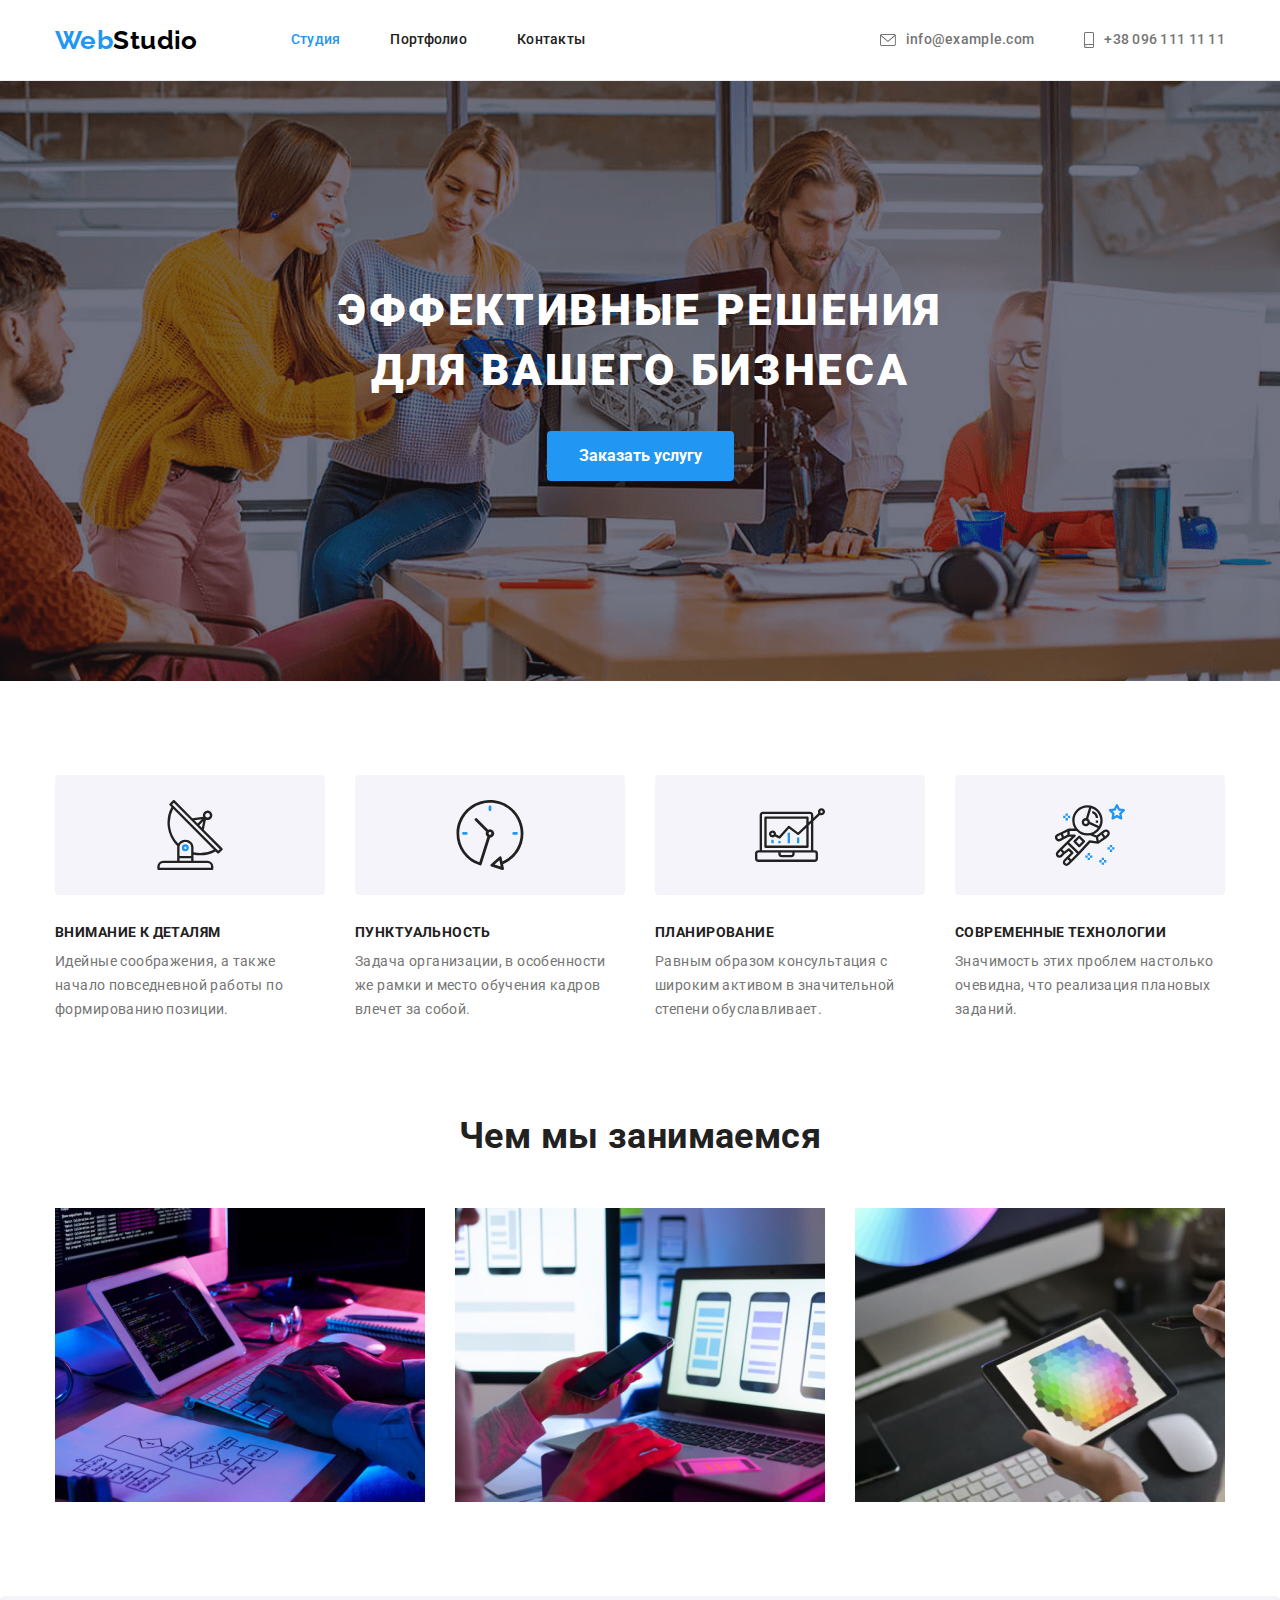
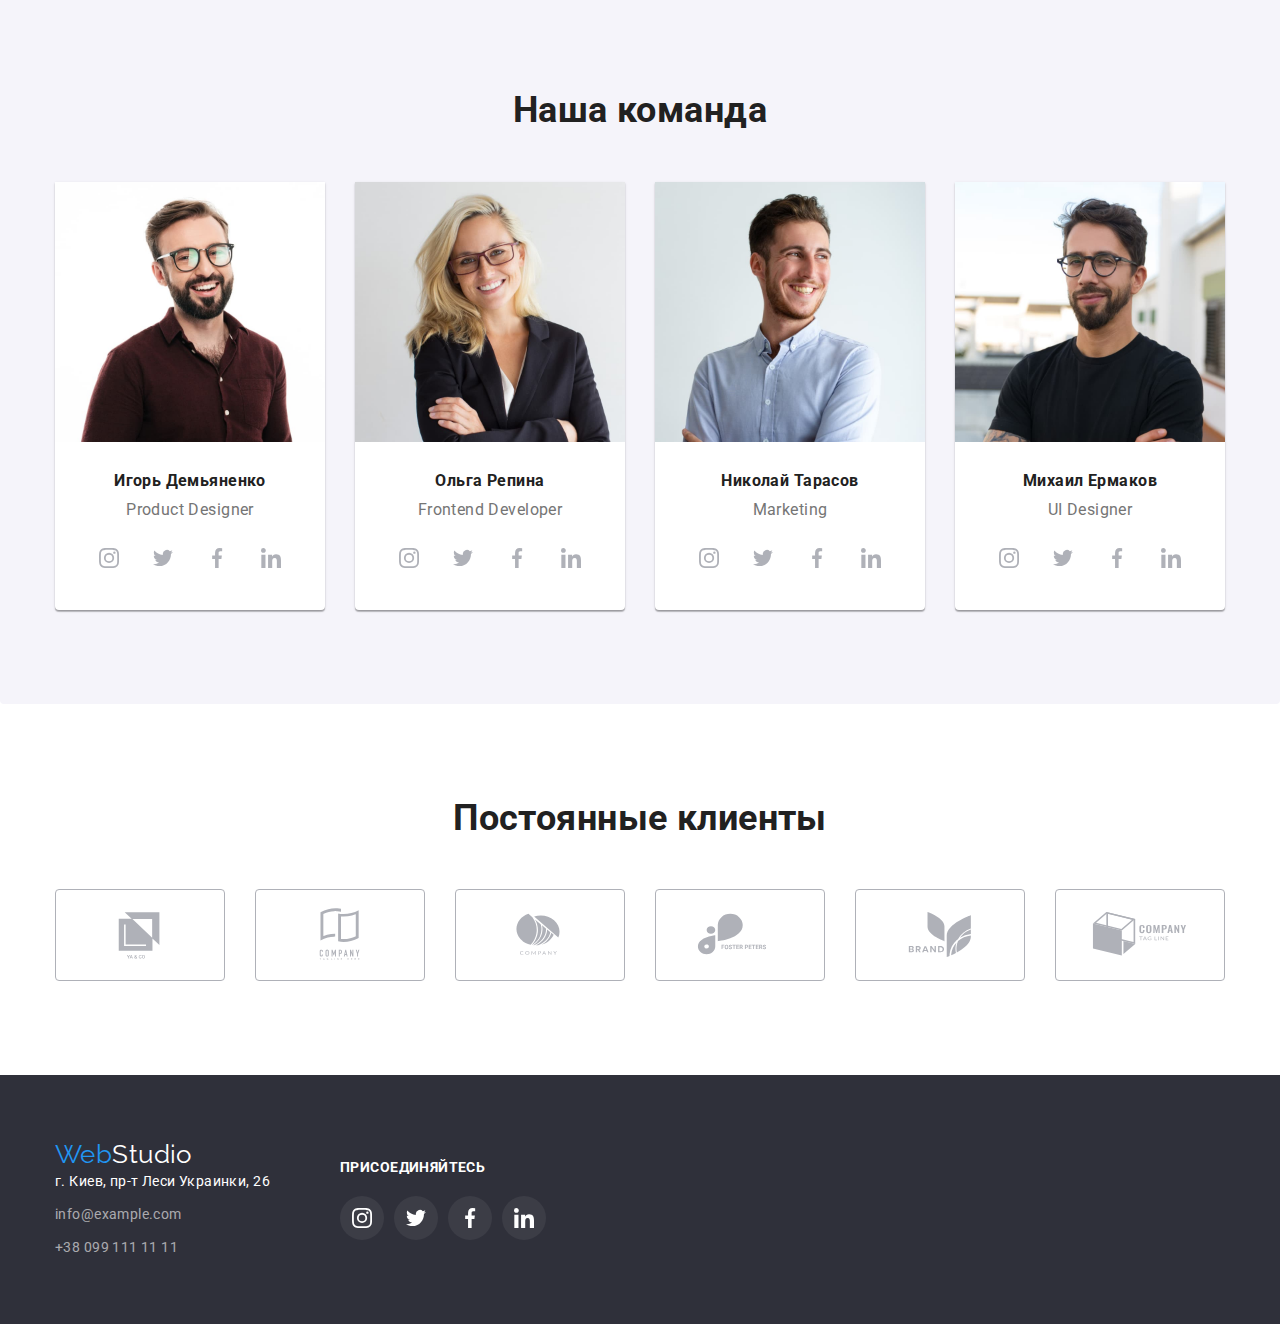
<file: index.html>
<!DOCTYPE html>
<html lang="ru">
  <head>
    <meta charset="UTF-8" />
    <meta http-equiv="X-UA-Compatible" content="IE=edge" />
    <meta name="viewport" content="width=device-width, initial-scale=1.0" />

    <title>Студия</title>

    <link rel="preconnect" href="https://fonts.googleapis.com" />
    <link rel="preconnect" href="https://fonts.gstatic.com" crossorigin />
    <link
      href="https://fonts.googleapis.com/css2?family=Raleway:wght@700&family=Roboto:wght@400;500;700;900&display=swap"
      rel="stylesheet"
    />

    <link
      rel="stylesheet"
      href="https://cdnjs.cloudflare.com/ajax/libs/modern-normalize/1.0.0/modern-normalize.min.css"
    />

    <link rel="stylesheet" href="./css/styles.css" />
  </head>

  <body>
    <!--head content-->
    <header class="section borders-header">
      <div class="container header">
        <nav class="main-nav">
          <a href="./index.html" class="logo link"
            ><span class="web-logo">Web</span>Studio</a
          >
          <ul class="navigation list">
            <li class="navigation-list">
              <a class="navigation-link link current" href="./index.html"
                >Студия</a
              >
            </li>
            <li class="navigation-list">
              <a class="navigation-link link" href="./portfolio.html"
                >Портфолио</a
              >
            </li>
            <li class="navigation-list">
              <a class="navigation-link link" href="#">Контакты</a>
            </li>
          </ul>
        </nav>

        <ul class="contacts-header list">
          <li class="contacts-header-li">
            <a class="contact-link link" href="mailto:info@example.com"
              ><svg class="contact-mail-svg">
                <use href="./images/icons.svg#icon-mail-icon"></use>
              </svg>
              info@example.com</a
            >
          </li>
          <li class="contacts-header-li">
            <a class="contact-link link" href="tel:+380961111111"
              ><svg class="contact-tel-svg">
                <use href="./images/icons.svg#icon-ph-icon"></use>
              </svg>
              +38 096 111 11 11</a
            >
          </li>
        </ul>
      </div>
    </header>

    <!--main content-->
    <main class="main">
      <!--Head-->
      <section class="section hero-background">
        <div class="container">
          <h1 class="hero-text">Эффективные решения для вашего бизнеса</h1>
          <button type="button" class="head-button">Заказать услугу</button>
        </div>
      </section>

      <!--About-->

      <section class="section">
        <div class="container">
          <h2 class="visually-hidden">О нас</h2>
          <ul class="about-ul list">
            <li class="about-li">
              <div class="about-svg-bg">
                <svg class="about-svg">
                  <use href="./images/icons.svg#icon-antenna"></use>
                </svg>
              </div>
              <div class="about-content">
                <h3 class="about-h3">Внимание к деталям</h3>
                <p class="about-p">
                  Идейные соображения, а также начало повседневной работы по
                  формированию позиции.
                </p>
              </div>
            </li>
            <li class="about-li">
              <div class="about-svg-bg">
                <svg class="about-svg">
                  <use href="./images/icons.svg#icon-clock"></use>
                </svg>
              </div>
              <div class="about-content">
                <h3 class="about-h3">Пунктуальность</h3>
                <p class="about-p">
                  Задача организации, в особенности же рамки и место обучения
                  кадров влечет за собой.
                </p>
              </div>
            </li>
            <li class="about-li">
              <div class="about-svg-bg">
                <svg class="about-svg">
                  <use href="./images/icons.svg#icon-diagram"></use>
                </svg>
              </div>
              <div class="about-content">
                <h3 class="about-h3">Планирование</h3>
                <p class="about-p">
                  Равным образом консультация с широким активом в значительной
                  степени обуславливает.
                </p>
              </div>
            </li>
            <li class="about-li">
              <div class="about-svg-bg">
                <svg class="about-svg">
                  <use href="./images/icons.svg#icon-astronaut"></use>
                </svg>
              </div>
              <div class="about-content">
                <h3 class="about-h3">Современные технологии</h3>
                <p class="about-p">
                  Значимость этих проблем настолько очевидна, что реализация
                  плановых заданий.
                </p>
              </div>
            </li>
          </ul>
        </div>
      </section>

      <!--Working info-->

      <section class="section section-info">
        <div class="container">
          <h2 class="section-title">Чем мы занимаемся</h2>

          <ul class="work-photos list">
            <li class="work-photos-li">
              <img
                src="./images/img1.jpg"
                alt="фото процесса работы"
                class="work-photo"
                width="370"
                height="294"
              />
            </li>
            <li class="work-photos-li">
              <img
                src="./images/img2.jpg"
                alt="фото процесса работы"
                class="work-photo"
                width="370"
                height="294"
              />
            </li>
            <li class="work-photos-li">
              <img
                src="./images/img3.jpg"
                alt="фото процесса работы"
                class="work-photo"
                width="370"
                height="294"
              />
            </li>
          </ul>
        </div>
      </section>

      <!--Team info-->

      <section class="section team-background">
        <div class="container">
          <h2 class="section-title">Наша команда</h2>

          <ul class="team-info list">
            <li class="photo-info">
              <img
                src="./images/face1.jpg"
                alt="фото сотрудника"
                class="user-photo"
                width="270"
                height="260"
              />
              <div class="teammate-card-thumb">
                <h3 class="teammate">Игорь Демьяненко</h3>
                <p lang="en" class="proffession">Product Designer</p>
                <ul class="teammate-link-list list">
                  <li>
                    <a class="social-link" href="">
                      <svg class="portfolio-social-logo">
                        <use href="./images/icons.svg#icon-inst"></use>
                      </svg>
                    </a>
                  </li>
                  <li>
                    <a class="social-link" href=""
                      ><svg class="portfolio-social-logo">
                        <use href="./images/icons.svg#icon-tw"></use>
                      </svg>
                    </a>
                  </li>
                  <li>
                    <a class="social-link" href="">
                      <svg class="portfolio-social-logo">
                        <use href="./images/icons.svg#icon-fb"></use>
                      </svg>
                    </a>
                  </li>
                  <li>
                    <a class="social-link" href="">
                      <svg class="portfolio-social-logo">
                        <use href="./images/icons.svg#icon-in"></use>
                      </svg>
                    </a>
                  </li>
                </ul>
              </div>
            </li>
            <li class="photo-info">
              <img
                src="./images/face2.jpg"
                alt="фото сотрудника"
                class="user-photo"
                width="270"
                height="260"
              />
              <div class="teammate-card-thumb">
                <h3 class="teammate">Ольга Репина</h3>
                <p lang="en" class="proffession">Frontend Developer</p>
                <ul class="teammate-link-list list">
                  <li>
                    <a class="social-link" href="">
                      <svg class="portfolio-social-logo">
                        <use href="./images/icons.svg#icon-inst"></use>
                      </svg>
                    </a>
                  </li>
                  <li>
                    <a class="social-link" href=""
                      ><svg class="portfolio-social-logo">
                        <use href="./images/icons.svg#icon-tw"></use>
                      </svg>
                    </a>
                  </li>
                  <li>
                    <a class="social-link" href="">
                      <svg class="portfolio-social-logo">
                        <use href="./images/icons.svg#icon-fb"></use>
                      </svg>
                    </a>
                  </li>
                  <li>
                    <a class="social-link" href="">
                      <svg class="portfolio-social-logo">
                        <use href="./images/icons.svg#icon-in"></use>
                      </svg>
                    </a>
                  </li>
                </ul>
              </div>
            </li>
            <li class="photo-info">
              <img
                src="./images/face3.jpg"
                alt="фото сотрудника"
                class="user-photo"
                width="270"
                height="260"
              />
              <div class="teammate-card-thumb">
                <h3 class="teammate">Николай Тарасов</h3>
                <p lang="en" class="proffession">Marketing</p>
                <ul class="teammate-link-list list">
                  <li>
                    <a class="social-link" href="">
                      <svg class="portfolio-social-logo">
                        <use href="./images/icons.svg#icon-inst"></use>
                      </svg>
                    </a>
                  </li>
                  <li>
                    <a class="social-link" href=""
                      ><svg class="portfolio-social-logo">
                        <use href="./images/icons.svg#icon-tw"></use>
                      </svg>
                    </a>
                  </li>
                  <li>
                    <a class="social-link" href="">
                      <svg class="portfolio-social-logo">
                        <use href="./images/icons.svg#icon-fb"></use>
                      </svg>
                    </a>
                  </li>
                  <li>
                    <a class="social-link" href="">
                      <svg class="portfolio-social-logo">
                        <use href="./images/icons.svg#icon-in"></use>
                      </svg>
                    </a>
                  </li>
                </ul>
              </div>
            </li>
            <li class="photo-info">
              <img
                src="./images/face4.jpg"
                alt="фото сотрудника"
                class="user-photo"
                width="270"
                height="260"
              />
              <div class="teammate-card-thumb">
                <h3 class="teammate">Михаил Ермаков</h3>
                <p lang="en" class="proffession">UI Designer</p>
                <ul class="teammate-link-list list">
                  <li>
                    <a class="social-link" href="">
                      <svg class="portfolio-social-logo">
                        <use href="./images/icons.svg#icon-inst"></use>
                      </svg>
                    </a>
                  </li>
                  <li>
                    <a class="social-link" href=""
                      ><svg class="portfolio-social-logo">
                        <use href="./images/icons.svg#icon-tw"></use>
                      </svg>
                    </a>
                  </li>
                  <li>
                    <a class="social-link" href="">
                      <svg class="portfolio-social-logo">
                        <use href="./images/icons.svg#icon-fb"></use>
                      </svg>
                    </a>
                  </li>
                  <li>
                    <a class="social-link" href="">
                      <svg class="portfolio-social-logo">
                        <use href="./images/icons.svg#icon-in"></use>
                      </svg>
                    </a>
                  </li>
                </ul>
              </div>
            </li>
          </ul>
        </div>
      </section>

      <!--Clients-->

      <section class="section">
        <div class="container">
          <h2 class="section-title">Постоянные клиенты</h2>
          <ul class="list client-list">
            <li>
              <a href="" class="client-link">
                <svg class="clients-svg">
                  <use href="./images/icons.svg#icon-first-logo"></use>
                </svg>
              </a>
            </li>
            <li>
              <a href="" class="client-link">
                <svg class="clients-svg">
                  <use href="./images/icons.svg#icon-second-logo"></use>
                </svg>
              </a>
            </li>
            <li>
              <a href="" class="client-link">
                <svg class="clients-svg">
                  <use href="./images/icons.svg#icon-third-logo"></use>
                </svg>
              </a>
            </li>
            <li>
              <a href="" class="client-link">
                <svg class="clients-svg">
                  <use href="./images/icons.svg#icon-fourth-logo"></use>
                </svg>
              </a>
            </li>
            <li>
              <a href="" class="client-link">
                <svg class="clients-svg">
                  <use href="./images/icons.svg#icon-fifth-logo"></use>
                </svg>
              </a>
            </li>
            <li>
              <a href="" class="client-link">
                <svg class="clients-svg">
                  <use href="./images/icons.svg#icon-sixth-logo"></use>
                </svg>
              </a>
            </li>
          </ul>
        </div>
      </section>
    </main>

    <!--footer content-->
    <footer class="footer-background">
      <div class="container footer-container">
        <div>
          <a href="./index.html" class="logo-footer link">
            <span class="web-logo">Web</span>Studio</a
          >

          <address class="contacts-footer">
            <ul class="cont-adress list">
              <li class="cont-adress-li">
                <a
                  class="cont-link-adress link"
                  href="https://goo.gl/maps/piqngm7oDQpEDh6u6"
                  target="_blank"
                  rel="noopener nofollow noreferrer"
                  >г. Киев, пр-т Леси Украинки, 26</a
                >
              </li>
              <li class="cont-link-li">
                <a
                  class="cont-link link"
                  lang="en"
                  href="mailto:info@example.com"
                  >info@example.com</a
                >
              </li>
              <li class="cont-link-li">
                <a class="cont-link link" href="tel:+380991111111"
                  >+38 099 111 11 11</a
                >
              </li>
            </ul>
          </address>
        </div>
        <div class="footer-social">
          <h2 class="footer-h2-social-list">присоединяйтесь</h2>
          <ul class="footer-social-list list">
            <li class="footer-social-link">
              <a class="footer-social-bg" href=""
                ><svg class="footer-social-logo">
                  <use href="./images/icons.svg#icon-inst"></use>
                </svg>
              </a>
            </li>
            <li class="footer-social-link">
              <a class="footer-social-bg" href=""
                ><svg class="footer-social-logo">
                  <use href="./images/icons.svg#icon-tw"></use>
                </svg>
              </a>
            </li>
            <li class="footer-social-link">
              <a href="" class="footer-social-bg">
                <svg class="footer-social-logo">
                  <use href="./images/icons.svg#icon-fb"></use>
                </svg>
              </a>
            </li>
            <li class="footer-social-link">
              <a href="" class="footer-social-bg">
                <svg class="footer-social-logo">
                  <use href="./images/icons.svg#icon-in"></use>
                </svg>
              </a>
            </li>
          </ul>
        </div>
      </div>
      <!---->
    </footer>
  </body>
</html>
</file>
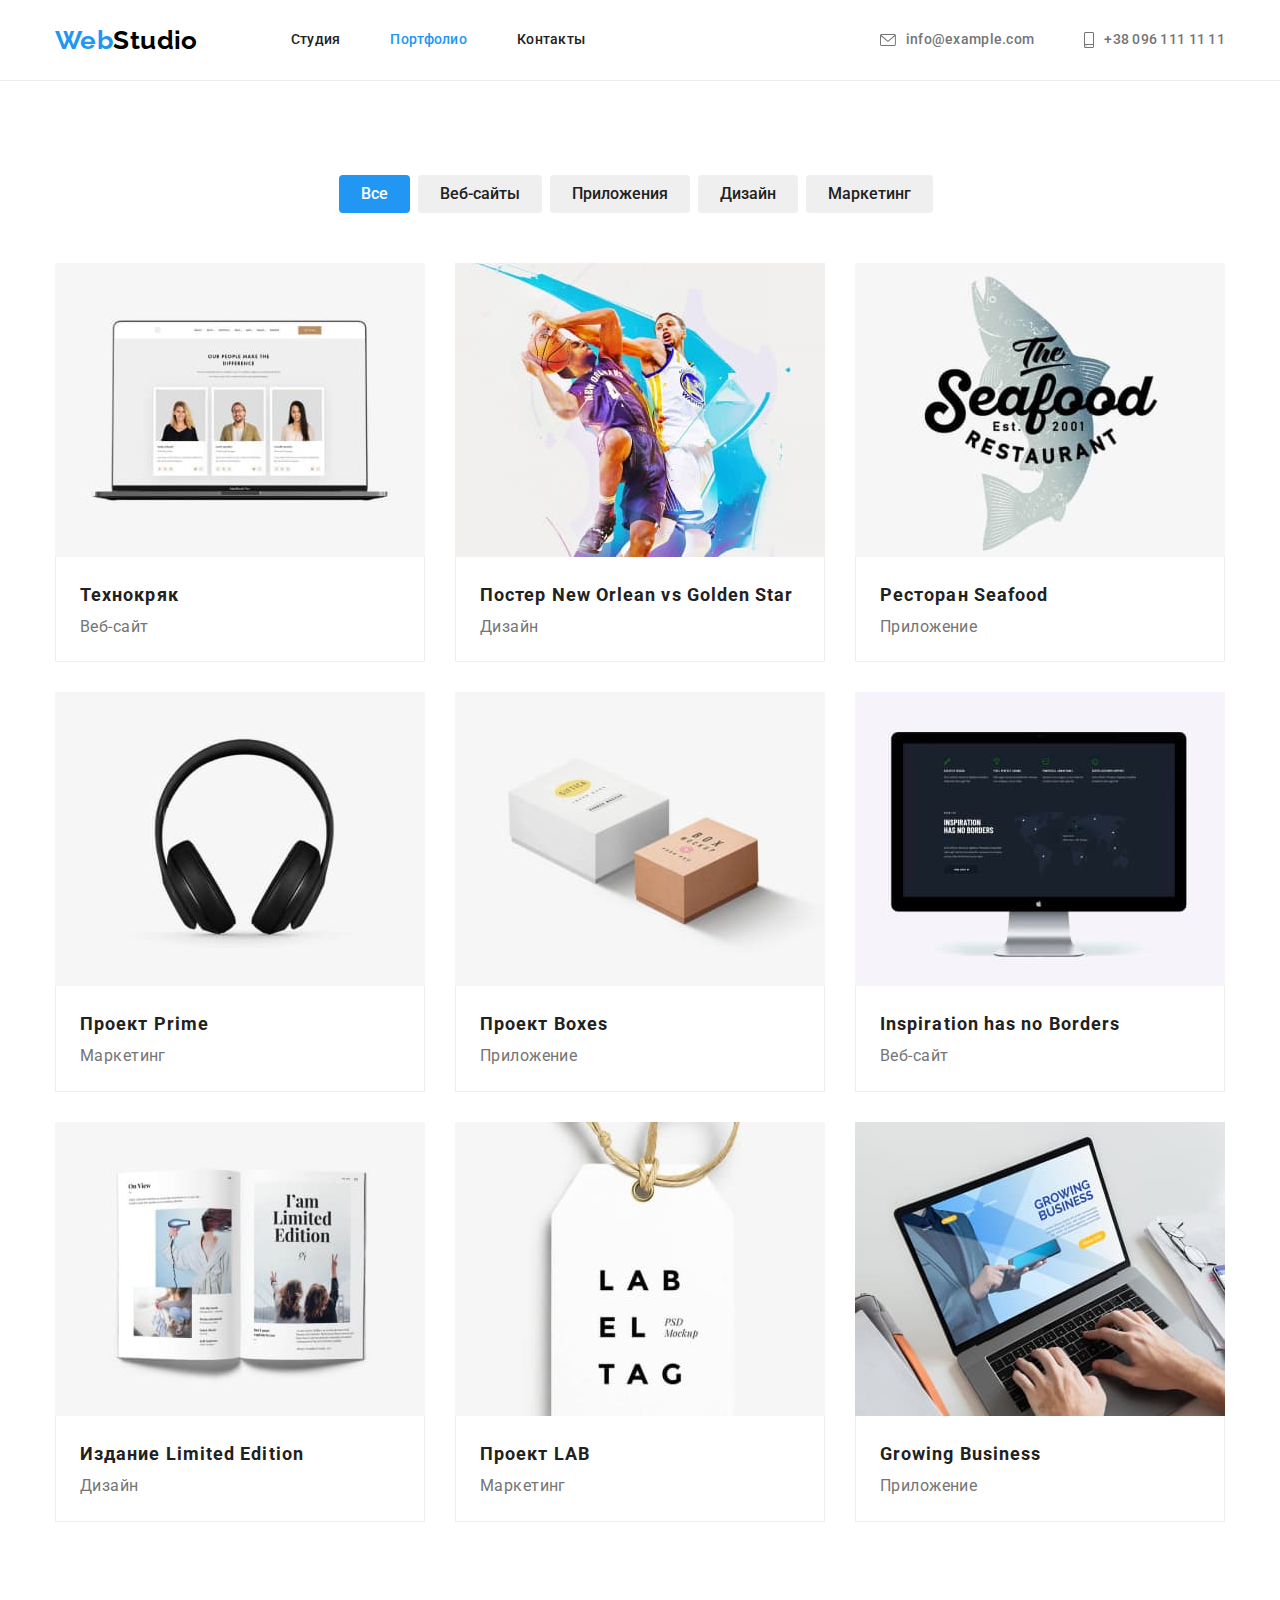
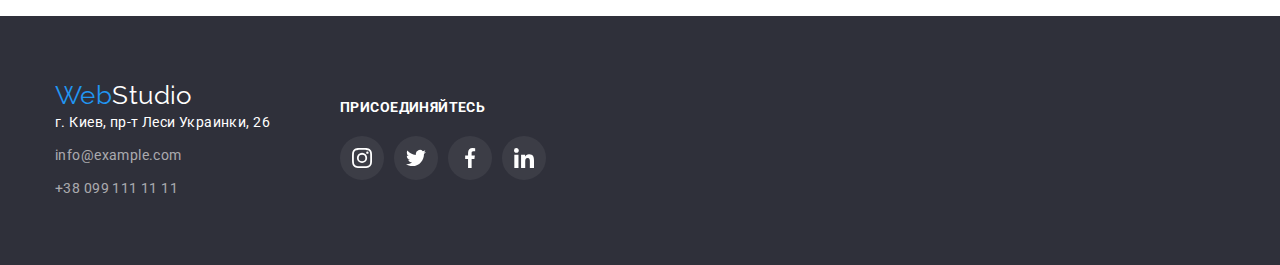
<file: portfolio.html>
<!DOCTYPE html>
<html lang="ru">
  <head>
    <meta charset="UTF-8" />
    <meta http-equiv="X-UA-Compatible" content="IE=edge" />
    <meta name="viewport" content="width=device-width, initial-scale=1.0" />

    <title>Портфолио</title>

    <link rel="preconnect" href="https://fonts.googleapis.com" />
    <link rel="preconnect" href="https://fonts.gstatic.com" crossorigin />
    <link
      href="https://fonts.googleapis.com/css2?family=Raleway:wght@700&family=Roboto:wght@400;500;700;900&display=swap"
      rel="stylesheet"
    />

    <link
      rel="stylesheet"
      href="https://cdnjs.cloudflare.com/ajax/libs/modern-normalize/1.0.0/modern-normalize.min.css"
    />

    <link rel="stylesheet" href="./css/styles.css" />
  </head>

  <body>
    <!--header content-->
    <header class="section borders-header">
      <div class="container header">
        <nav class="main-nav">
          <a href="./index.html" class="logo link"
            ><span class="web-logo">Web</span>Studio</a
          >
          <ul class="navigation list">
            <li class="navigation-list">
              <a class="navigation-link link" href="./index.html">Студия</a>
            </li>
            <li class="navigation-list">
              <a class="navigation-link link current" href="./portfolio.html"
                >Портфолио</a
              >
            </li>
            <li class="navigation-list">
              <a class="navigation-link link" href="#">Контакты</a>
            </li>
          </ul>
        </nav>

        <ul class="contacts-header list">
          <li class="contacts-header-li">
            <a class="contact-link link" href="mailto:info@example.com"
              ><svg class="contact-mail-svg">
                <use href="./images/icons.svg#icon-mail-icon"></use>
              </svg>
              info@example.com</a
            >
          </li>
          <li class="contacts-header-li">
            <a class="contact-link link" href="tel:+380961111111"
              ><svg class="contact-tel-svg">
                <use href="./images/icons.svg#icon-ph-icon"></use>
              </svg>
              +38 096 111 11 11</a
            >
          </li>
        </ul>
      </div>
    </header>

    <!--main content-->
    <main class="main">
      <section class="section">
        <div class="container">
          <h1 class="visually-hidden">Наше портфолио</h1>
          <!--filter buttons-->
          <ul class="filter-buttons list">
            <li class="filter-list">
              <button type="button" class="filter-button active-filter">
                Все
              </button>
            </li>
            <li class="filter-list">
              <button type="button" class="filter-button">Веб-сайты</button>
            </li>
            <li class="filter-list">
              <button type="button" class="filter-button">Приложения</button>
            </li>
            <li class="filter-list">
              <button type="button" class="filter-button">Дизайн</button>
            </li>
            <li class="filter-list">
              <button type="button" class="filter-button">Маркетинг</button>
            </li>
          </ul>

          <!--Portfolio list-->
          <ul class="portfolio-list list">
            <li class="portfolio-post">
              <a class="portfolio-link link" href="">
                <img
                  src="./images/portfolio1.jpg"
                  alt="фото веб-сайта на компьютере"
                  width="370"
                  height="295"
                />
                <div class="portfolio-cont">
                  <h3 class="portfolio-name">Технокряк</h3>
                  <p class="portfolio-text">Веб-сайт</p>
                </div>
              </a>
            </li>

            <li class="portfolio-post">
              <a class="portfolio-link link" href="">
                <img
                  src="./images/portfolio2.jpg"
                  alt="дизайн постера к матчу по баскетболу"
                  width="370"
                  height="295"
                />
                <div class="portfolio-cont">
                  <h3 class="portfolio-name">
                    Постер <span lang="en">New Orlean vs Golden Star</span>
                  </h3>
                  <p class="portfolio-text">Дизайн</p>
                </div>
              </a>
            </li>

            <li class="portfolio-post">
              <a class="portfolio-link link" href="">
                <img
                  src="./images/portfolio3.jpg"
                  alt="логотип приложения"
                  width="370"
                  height="295"
                />
                <div class="portfolio-cont">
                  <h3 class="portfolio-name">
                    Ресторан <span lang="en">Seafood</span>
                  </h3>
                  <p class="portfolio-text">Приложение</p>
                </div>
              </a>
            </li>

            <li class="portfolio-post">
              <a class="portfolio-link link" href="">
                <img
                  src="./images/portfolio4.jpg"
                  alt="логотип проекта"
                  width="370"
                  height="295"
                />
                <div class="portfolio-cont">
                  <h3 class="portfolio-name">
                    Проект <span lang="en">Prime</span>
                  </h3>
                  <p class="portfolio-text">Маркетинг</p>
                </div>
              </a>
            </li>

            <li class="portfolio-post">
              <a class="portfolio-link link" href="">
                <img
                  src="./images/portfolio5.jpg"
                  alt="логотип приложения"
                  width="370"
                  height="295"
                />
                <div class="portfolio-cont">
                  <h3 class="portfolio-name">
                    Проект <span lang="en">Boxes</span>
                  </h3>
                  <p class="portfolio-text">Приложение</p>
                </div>
              </a>
            </li>

            <li class="portfolio-post">
              <a class="portfolio-link link" href="">
                <img
                  src="./images/portfolio6.jpg"
                  alt="фото веб-сайта на компьютере"
                  width="370"
                  height="295"
                />
                <div class="portfolio-cont">
                  <h3 class="portfolio-name" lang="en">
                    Inspiration has no Borders
                  </h3>
                  <p class="portfolio-text">Веб-сайт</p>
                </div>
              </a>
            </li>

            <li class="portfolio-post">
              <a class="portfolio-link link" href="">
                <img
                  src="./images/portfolio7.jpg"
                  alt="фото дизайна книги"
                  width="370"
                  height="295"
                />
                <div class="portfolio-cont">
                  <h3 class="portfolio-name">
                    Издание <span lang="en">Limited Edition</span>
                  </h3>
                  <p class="portfolio-text">Дизайн</p>
                </div>
              </a>
            </li>

            <li class="portfolio-post">
              <a class="portfolio-link link" href="">
                <img
                  src="./images/portfolio8.jpg"
                  alt="логотип проекта"
                  width="370"
                  height="295"
                />
                <div class="portfolio-cont">
                  <h3 class="portfolio-name">
                    Проект <span lang="en">LAB</span>
                  </h3>
                  <p class="portfolio-text">Маркетинг</p>
                </div>
              </a>
            </li>

            <li class="portfolio-post">
              <a class="portfolio-link link" href="">
                <img
                  src="./images/portfolio9.jpg"
                  alt="фото приложения на ноутбуке"
                  width="370"
                  height="295"
                />
                <div class="portfolio-cont">
                  <h3 class="portfolio-name" lang="en">Growing Business</h3>
                  <p class="portfolio-text">Приложение</p>
                </div>
              </a>
            </li>
          </ul>
        </div>
      </section>
    </main>

    <!--footer content-->
    <footer class="footer-background">
      <div class="container footer-container">
        <div>
          <a href="./index.html" class="logo-footer link">
            <span class="web-logo">Web</span>Studio</a
          >

          <address class="contacts-footer">
            <ul class="cont-adress list">
              <li class="cont-adress-li">
                <a
                  class="cont-link-adress link"
                  href="https://goo.gl/maps/piqngm7oDQpEDh6u6"
                  target="_blank"
                  rel="noopener nofollow noreferrer"
                  >г. Киев, пр-т Леси Украинки, 26</a
                >
              </li>
              <li class="cont-link-li">
                <a
                  class="cont-link link"
                  lang="en"
                  href="mailto:info@example.com"
                  >info@example.com</a
                >
              </li>
              <li class="cont-link-li">
                <a class="cont-link link" href="tel:+380991111111"
                  >+38 099 111 11 11</a
                >
              </li>
            </ul>
          </address>
        </div>
        <div class="footer-social">
          <h2 class="footer-h2-social-list">присоединяйтесь</h2>
          <ul class="footer-social-list list">
            <li class="footer-social-link">
              <a class="footer-social-bg" href=""
                ><svg class="footer-social-logo">
                  <use href="./images/icons.svg#icon-inst"></use>
                </svg>
              </a>
            </li>
            <li class="footer-social-link">
              <a class="footer-social-bg" href=""
                ><svg class="footer-social-logo">
                  <use href="./images/icons.svg#icon-tw"></use>
                </svg>
              </a>
            </li>
            <li class="footer-social-link">
              <a href="" class="footer-social-bg">
                <svg class="footer-social-logo">
                  <use href="./images/icons.svg#icon-fb"></use>
                </svg>
              </a>
            </li>
            <li class="footer-social-link">
              <a href="" class="footer-social-bg">
                <svg class="footer-social-logo">
                  <use href="./images/icons.svg#icon-in"></use>
                </svg>
              </a>
            </li>
          </ul>
        </div>
      </div>
    </footer>
  </body>
</html>
</file>
<file: css/styles.css>
:root {
  --main-text-color: #212121;
  --main-color: #2196f3;
  --logo-second-color: #000000;
  --second-color: #757575;
  --hover-color: #188ce8;
  --footer-color: #2f303a;
  --footer-mail-tel-color: #ffffff99;
  --hero-color: #ffffff;
  --second-background-color: #f5f4fa;
  --footer-text-color: #ffffff;
  --main-logo-color: #afb1b8;
}

body {
  font-family: "Roboto", "Raleway";
  letter-spacing: 0.03em;
  font-size: 14px;

  background-color: #ffffff;
  color: var(--main-text-color);
}

img {
  display: block;

  max-width: 100%;
  height: auto;
}

*,
*::before,
*::after {
  box-sizing: border-box;
}

/*global*/

.link {
  text-decoration: none;
}

.list {
  margin: 0;
  padding: 0;

  list-style: none;
}

.section-title {
  margin: 0px;

  font-size: 36px;
  line-height: 1.16;
  text-align: center;
}

.visually-hidden {
  position: absolute;
  width: 1px;
  height: 1px;
  margin: -1px;
  border: 0;
  padding: 0;

  white-space: nowrap;
  clip-path: inset(100%);
  clip: rect(0 0 0 0);
  overflow: hidden;
}

.container {
  width: 1200px;

  padding: 0 15px;
  margin: 0 auto;
}

.section {
  padding: 94px 0px;
}

/*header*/

.borders-header {
  border-bottom: 1px solid #ececec;

  padding: 0;
}
.header {
  display: flex;
  justify-content: space-between;
  align-items: center;
}
.web-logo {
  color: var(--main-color);
}
.logo {
  font-family: "Raleway";
  font-weight: 700;
  font-size: 26px;
  line-height: 1.19;

  color: var(--logo-second-color);

  margin-right: 93px;
}

.main-nav {
  display: flex;
  align-items: center;
  margin-right: auto;
}
.navigation {
  display: flex;
}
.navigation-list {
  margin-right: 50px;
}
.navigation-list:last-child {
  margin-right: 0px;
}

.navigation-link {
  display: block;
  font-weight: 500;
  line-height: 1.14;
  letter-spacing: 0.02em;

  color: var(--main-text-color);

  padding-top: 32px;
  padding-bottom: 32px;
}
.current {
  color: var(--main-color);
}

.navigation-link:hover,
.navigation-link:focus,
.cont-link:hover,
.cont-link:focus,
.navigation-link:active {
  color: var(--main-color);
}
.contacts-header {
  font-weight: 500;
  line-height: 1.14;
  letter-spacing: 0.02em;

  display: flex;
}

.contact-link {
  color: var(--second-color);
  display: flex;
  fill: currentColor;
}
.contact-mail-svg {
  width: 16px;
  height: 16px;
  margin-right: 10px;
}

.contact-tel-svg {
  width: 10px;
  height: 16px;
  margin-right: 10px;
}
.contacts-header-li {
  margin-left: 50px;
}

.contacts-header-li:first-child {
  margin-left: 0px;
}

.contact-link:hover,
.contact-link:focus {
  color: var(--main-color);
}
.contact-link:active {
  color: var(--main-color);
}
.contact-link:visited {
  color: var(--main-text-color);
}

/*Main index*/
/*hero section*/
.hero-background {
  background-image: linear-gradient(#2f303a40, #2f303a40),
    url("../images/bg-hero.png");
  background-repeat: no-repeat;
  background-position: center;
  background-size: cover;
  max-width: 1600px;

  background-color: var(--footer-color);
  text-align: center;

  padding: 200px 0;
  margin: 0 auto;
}

.hero-text {
  font-weight: 900;
  font-size: 44px;
  line-height: 1.36;
  letter-spacing: 0.06em;
  text-transform: uppercase;

  color: var(--hero-color);

  text-align: center;
  margin: 0px 250px;
}
.head-button {
  color: var(--hero-color);
  background-color: var(--main-color);
  border: var(--main-color);

  font-weight: 700;
  font-size: 16px;
  line-height: 1.87;

  /*Button size*/
  border-radius: 4px;
  cursor: pointer;
  margin-top: 30px;
  padding: 10px 32px;
}

.head-button:hover,
.head-button:focus {
  background-color: var(--hover-color);
}

.head-button:active {
  background-color: var(--main-color);
}

/*About*/

.about-ul {
  display: flex;
  justify-content: space-between;
}

.about-li {
  width: 270px;
  margin: 0;
}

/*About SVG*/

.about-svg-bg {
  background-color: var(--second-background-color);

  height: 120px;
  border-radius: 4px;

  display: flex;
  align-items: center;
  justify-content: center;
}

.about-svg {
  width: 70px;
  height: 70px;
}

/*About card info*/

.about-content {
  margin-top: 30px;
}

.about-h3 {
  margin: 0px;

  font-size: 14px;
  line-height: 1.14;
  text-transform: uppercase;
}

.about-p {
  margin: 0px;

  margin-top: 10px;
  line-height: 1.71;

  color: var(--second-color);
}

/*work*/
.section-info {
  padding-top: 0px;
}

.work-photos {
  margin-top: 50px;
  margin-bottom: 0px;

  display: flex;
  justify-content: space-between;
}

/*team*/

.team-background {
  background-color: var(--second-background-color);
  border-radius: 4px;
}

.team-info {
  display: flex;
  justify-content: space-between;

  margin-top: 50px;
}

.photo-info {
  border-radius: 0 0 4px 4px;

  box-shadow: 0px 1px 3px rgba(0, 0, 0, 0.12), 0px 1px 1px rgba(0, 0, 0, 0.14),
    0px 2px 1px rgba(0, 0, 0, 0.2);

  background-color: var(--hero-color);
}

.teammate-card-thumb {
  padding: 30px 32px;
}

.teammate {
  margin: 0px;

  text-align: center;
  font-size: 16px;
  line-height: 1.18;
}

.proffession {
  text-align: center;

  margin: 0px;
  margin-top: 10px;

  font-size: 16px;
  line-height: 1.18;
  color: var(--second-color);
}

/*teammate social links*/

.teammate-link-list {
  margin-top: 16px;

  display: flex;
  justify-content: space-between;
}

.social-link {
  background-color: var(--hero-color);
  color: #afb1b8;

  border-radius: 50%;

  display: flex;
  align-items: center;
  padding: 12px;
}

.social-link:hover,
.social-link:focus {
  background-color: var(--main-color);
  color: var(--hero-color);
}

.portfolio-social-logo {
  width: 20px;
  height: 20px;
  fill: currentColor;
}

/*Clients*/

.client-list {
  margin-top: 50px;

  display: flex;
  justify-content: space-between;
}

.client-link {
  display: flex;
  align-items: center;
  justify-content: center;
  width: 170px;
  height: 92px;

  color: var(--main-logo-color);

  border-radius: 4px;
  border: var(--main-logo-color) solid 1px;

  cursor: pointer;
}

.client-link:hover,
.client-link:focus {
  border-color: var(--main-color);
  color: var(--main-color);
}

.clients-svg {
  fill: currentColor;

  width: 106px;
  height: 60px;
}

/*Main porfolio*/
/*filter*/
.filter-buttons {
  margin: 0;

  display: flex;
  justify-content: center;
}

.filter-list:not(last-child) {
  margin-right: 8px;
}

.filter-button {
  font-family: "Roboto";
  font-weight: 500;
  font-size: 16px;
  line-height: 1.6;

  color: var(--main-text-color);
  border: var(--main-color);

  border-radius: 4px;
  padding: 6px 22px;

  cursor: pointer;
}

.filter-button:hover,
.filter-button:focus {
  background-color: var(--hover-color);
  color: #ffffff;

  box-shadow: 0px 3px 1px rgba(0, 0, 0, 0.1), 0px 1px 2px rgba(0, 0, 0, 0.08),
    0px 2px 2px rgba(0, 0, 0, 0.12);
}

.active-filter {
  background-color: var(--main-color);
  color: #ffffff;
}

/*Portfolio list*/

.portfolio-list {
  margin-top: 50px;

  display: flex;
  flex-wrap: wrap;

  justify-content: center;
  margin-right: -30px;
  margin-bottom: -30px;
}

.portfolio-post {
  width: 370px;
  flex-basis: calc(100% / 3 -30px);

  margin-right: 30px;
  margin-bottom: 30px;
}

.portfolio-link {
  display: inline-block;
  cursor: pointer;
}

.portfolio-link:hover,
.portfolio-link:focus {
  box-shadow: 0px 1px 1px rgba(0, 0, 0, 0.12), 0px 4px 4px rgba(0, 0, 0, 0.06),
    1px 4px 6px rgba(0, 0, 0, 0.16);
}

.portfolio-cont {
  padding: 20px 24px;
  border: 1px solid #eeeeee;
  border-top: 0;
}

.portfolio-name {
  margin: 0;

  font-size: 18px;
  line-height: 2;
  letter-spacing: 0.06em;

  color: var(--main-text-color);
}

.portfolio-text {
  margin: 0;

  font-size: 16px;
  line-height: 1.8;

  color: var(--second-color);
}

/*footer*/

.footer-background {
  background-color: var(--footer-color);
  padding: 64px 0;
}

.footer-container {
  display: flex;
  align-items: center;
}

.logo-footer {
  font-family: "Raleway";
  font-size: 26px;
  line-height: 1.19;

  color: var(--footer-text-color);
}

.cont-adress {
  margin-right: 70px;
}

.cont-link-adress {
  margin: 0;

  font-style: normal;
  line-height: 1.71;

  color: var(--footer-text-color);
}

.cont-link-li {
  margin-top: 9px;
}

.cont-link {
  font-style: normal;
  line-height: 1.71;

  color: var(--footer-mail-tel-color);
}

/*Social network links*/

.footer-h2-social-list {
  margin: 0;
  color: var(--footer-text-color);
  font-size: 14px;
  line-height: 1.14;
  text-transform: uppercase;
}

.footer-social-list {
  display: flex;
  margin-top: 20px;
}

.footer-social-link {
  margin-right: 10px;
}

.footer-social-link:last-child {
  margin-right: 0px;
}

.footer-social-bg {
  background-color: #ffffff10;

  display: flex;
  align-items: center;

  padding: 12px 12px;
  border-radius: 50%;
}

.footer-social-bg:hover,
.footer-social-bg:focus {
  background-color: var(--main-color);
}

.footer-social-logo {
  width: 20px;
  height: 20px;

  fill: #ffffff;
}
</file>
